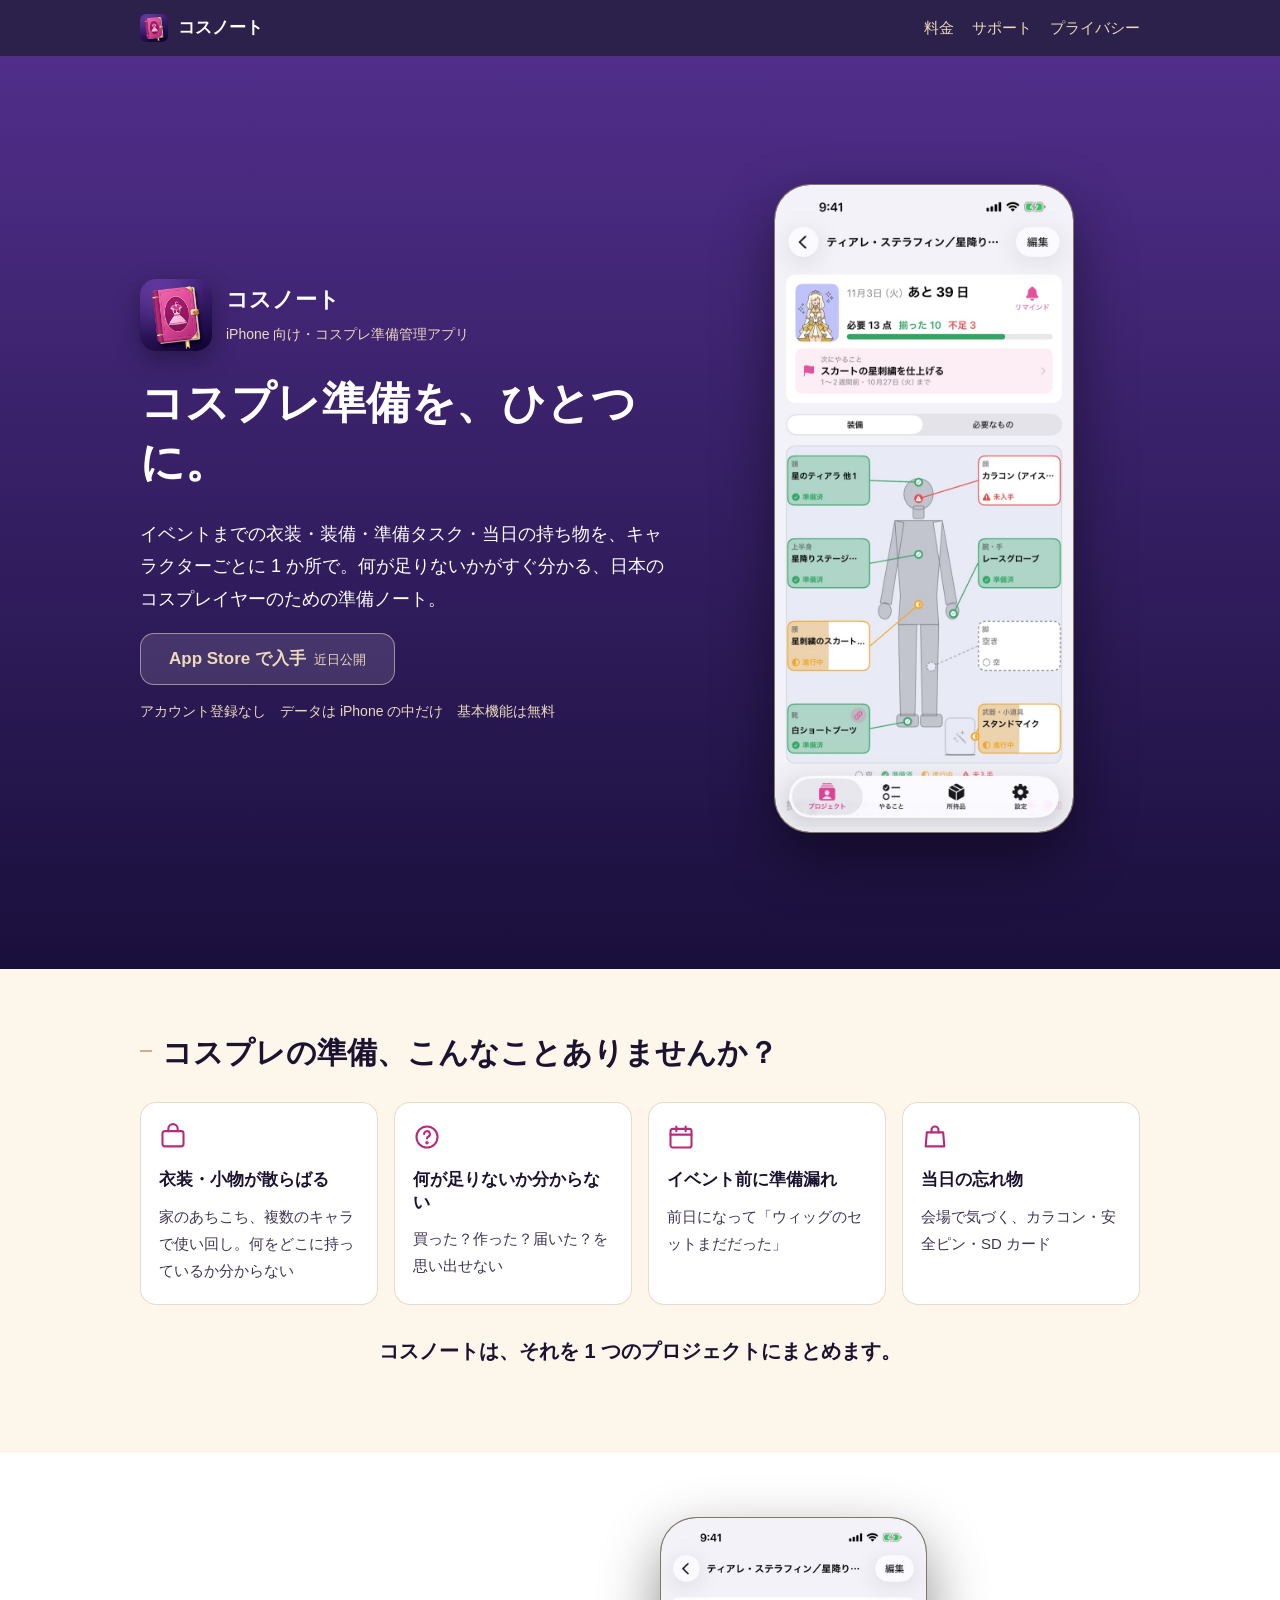
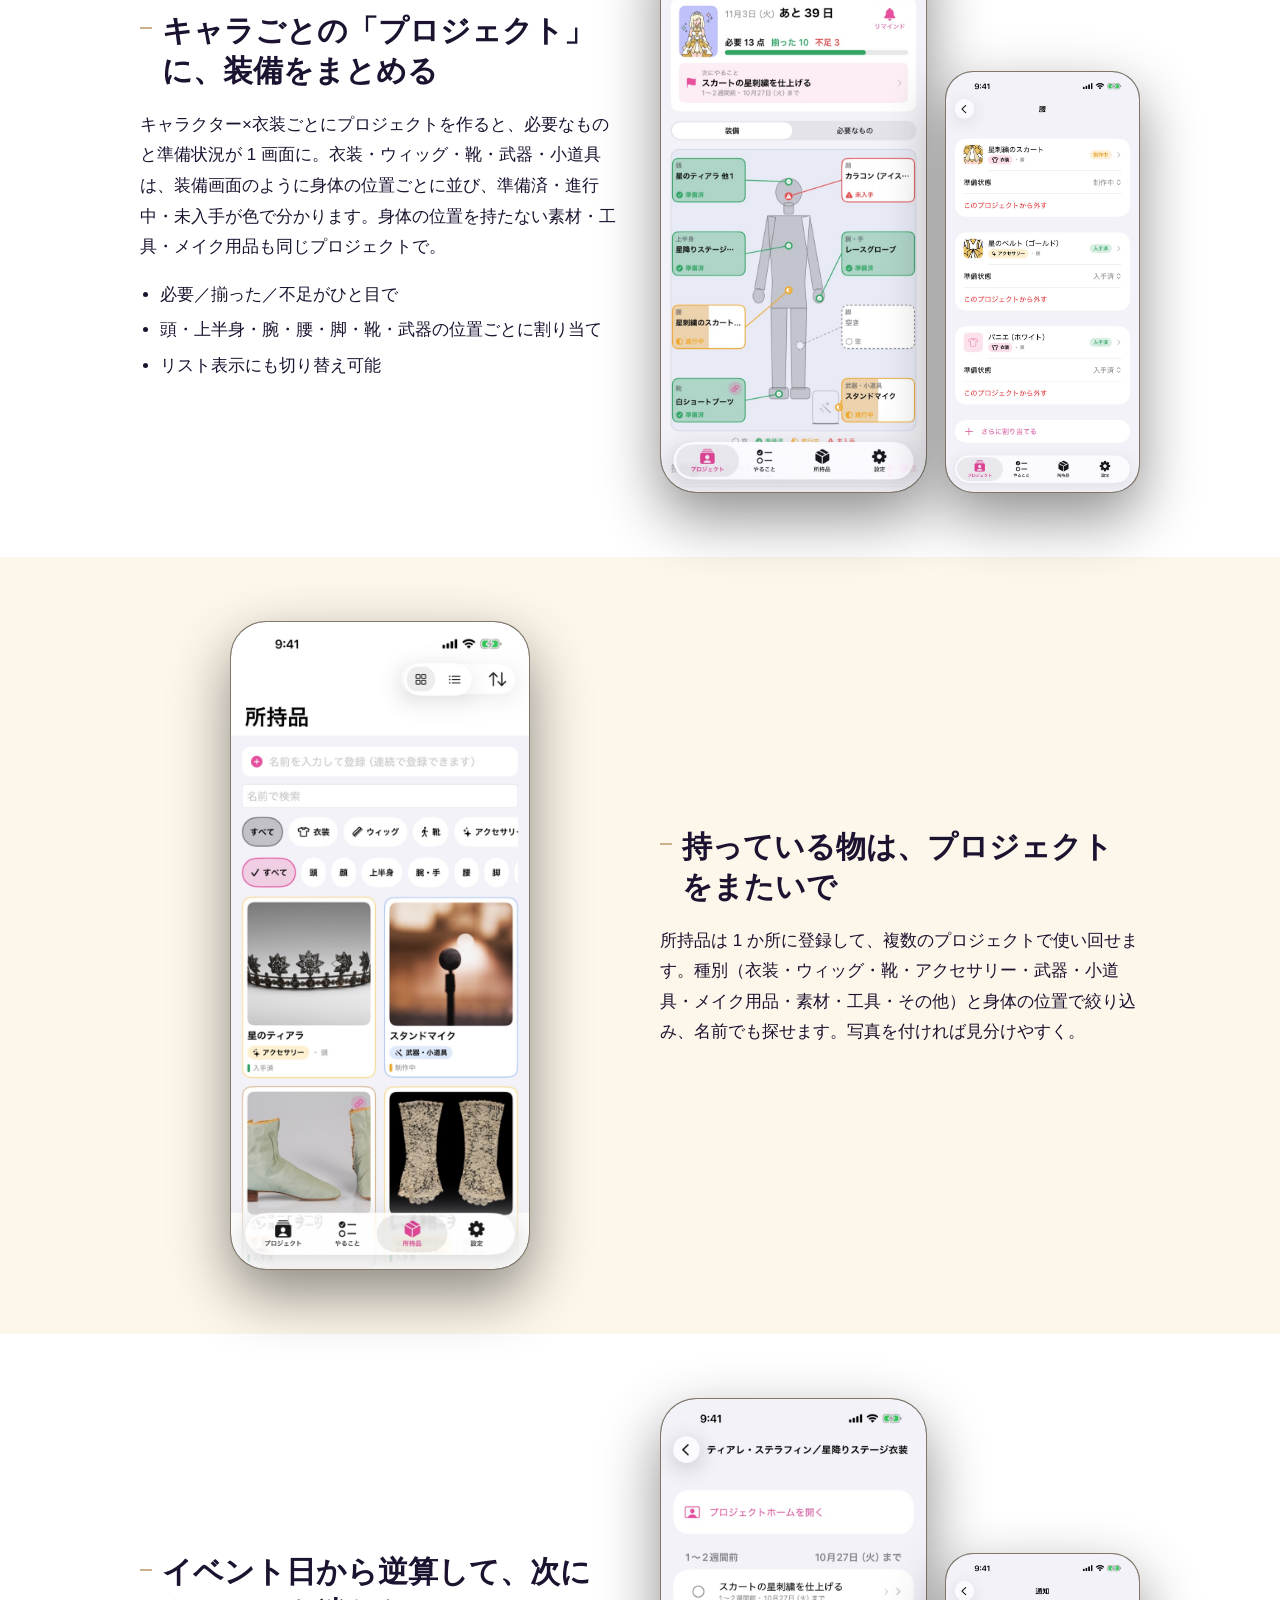
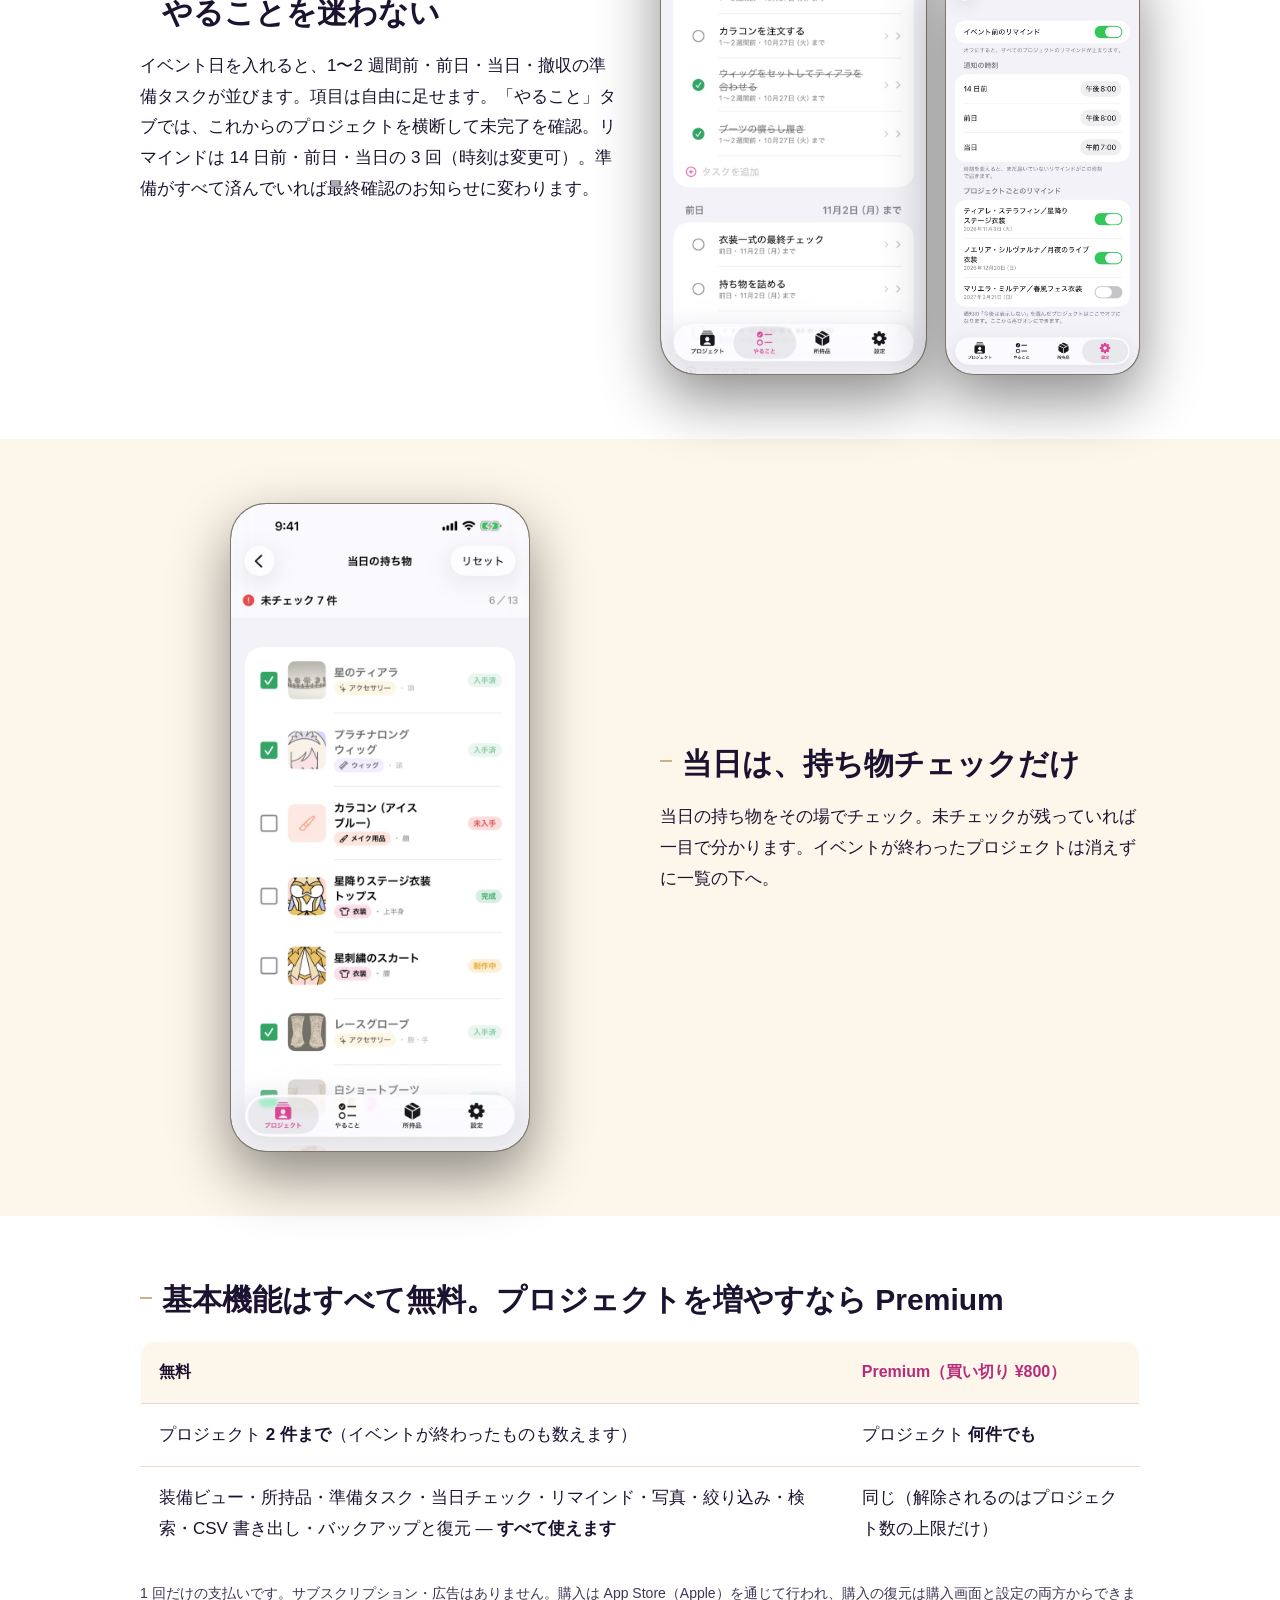
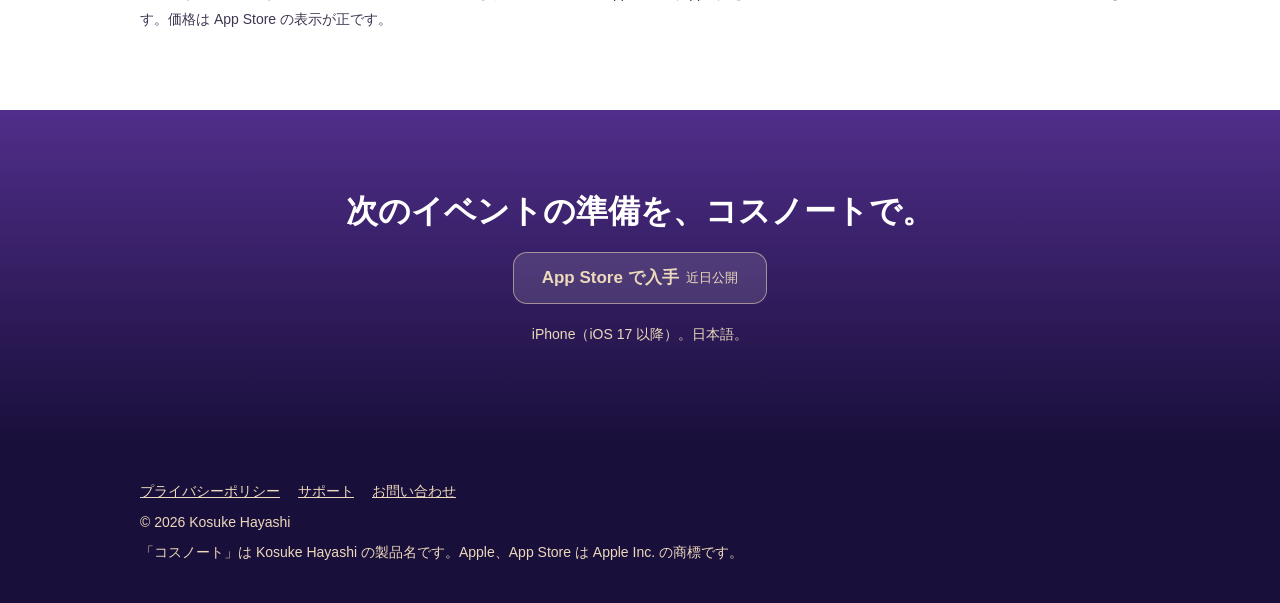
<file: index.html>
<!DOCTYPE html>
<html lang="ja">
<head>
<meta charset="utf-8">
<meta name="viewport" content="width=device-width, initial-scale=1">
<title>コスノート — コスプレ準備を、ひとつに。</title>
<meta name="description" content="イベントまでの衣装・装備・準備タスク・当日の持ち物を、キャラクターごとに1か所で。何が足りないかがすぐ分かる、日本のコスプレイヤーのための準備ノート。アカウント登録なし・データは端末内だけ。">
<meta property="og:type" content="website">
<meta property="og:title" content="コスノート — コスプレ準備を、ひとつに。">
<meta property="og:description" content="イベントまでの衣装・装備・準備タスク・当日の持ち物を、キャラクターごとに1か所で。何が足りないかがすぐ分かる、日本のコスプレイヤーのための準備ノート。アカウント登録なし・データは端末内だけ。">
<meta property="og:url" content="https://cosnote-app.github.io/cosnote/">
<meta property="og:image" content="https://cosnote-app.github.io/cosnote/assets/og-hero.jpg">
<meta name="twitter:card" content="summary_large_image">
<link rel="icon" type="image/png" sizes="192x192" href="assets/icon-192.png">
<link rel="icon" type="image/png" sizes="512x512" href="assets/icon-512.png">
<link rel="apple-touch-icon" href="assets/apple-touch-icon.png">
<link rel="stylesheet" href="assets/site.css">
</head>
<body>

<header class="top">
  <div class="wrap">
    <a class="brand" href="./"><img src="assets/icon-192.png" alt="" width="28" height="28">コスノート</a>
    <nav aria-label="サイト内"><a href="#premium">料金</a><a href="support/">サポート</a><a href="privacy/">プライバシー</a></nav>
  </div>
</header>

<main>

<!-- 2.1 Hero -->
<section class="purple hero">
  <div class="wrap">
    <div>
      <div class="eyebrow">
        <img src="assets/icon-512.png" alt="コスノートのアプリアイコン" width="72" height="72">
        <div><strong>コスノート</strong><span>iPhone 向け・コスプレ準備管理アプリ</span></div>
      </div>
      <h1>コスプレ準備を、ひとつに。</h1>
      <p class="lead">イベントまでの衣装・装備・準備タスク・当日の持ち物を、キャラクターごとに 1 か所で。何が足りないかがすぐ分かる、日本のコスプレイヤーのための準備ノート。</p>
      <!-- App Store URL 取得後: 下の span を Apple 公式バッジ <a href="https://apps.apple.com/jp/app/..."><img src="assets/app-store-badge-jp.svg" alt="App Store で入手"></a> に差し替える -->
      <span class="cta soon" aria-label="App Store で近日公開">App Store で入手<small>近日公開</small></span>
      <p class="note"><span>アカウント登録なし</span><span>データは iPhone の中だけ</span><span>基本機能は無料</span></p>
    </div>
    <div class="phone"><img src="assets/r03-home-equipment.jpg" alt="プロジェクトホーム。星降りステージ衣装の装備画面。必要・揃った・不足の数と、頭・上半身・腰・靴などの位置ごとのアイテムが並ぶ" width="720" height="1564" loading="eager"></div>
  </div>
</section>

<!-- 2.2 Problem / Value -->
<section class="cream">
  <div class="wrap rv">
    <h2 class="h2">コスプレの準備、こんなことありませんか？</h2>
    <div class="cards">
      <div class="card"><svg viewBox="0 0 24 24" aria-hidden="true"><rect x="3" y="7" width="18" height="13" rx="2"/><path d="M8 7V5a4 4 0 0 1 8 0v2"/></svg><h3>衣装・小物が散らばる</h3><p>家のあちこち、複数のキャラで使い回し。何をどこに持っているか分からない</p></div>
      <div class="card"><svg viewBox="0 0 24 24" aria-hidden="true"><circle cx="12" cy="12" r="9"/><path d="M9.5 9.5a2.5 2.5 0 1 1 3.5 2.3c-.7.3-1 .8-1 1.5"/><circle cx="12" cy="17" r=".6"/></svg><h3>何が足りないか分からない</h3><p>買った？作った？届いた？を思い出せない</p></div>
      <div class="card"><svg viewBox="0 0 24 24" aria-hidden="true"><rect x="3" y="5" width="18" height="16" rx="2"/><path d="M3 10h18M8 3v4M16 3v4"/></svg><h3>イベント前に準備漏れ</h3><p>前日になって「ウィッグのセットまだだった」</p></div>
      <div class="card"><svg viewBox="0 0 24 24" aria-hidden="true"><path d="M5 8h14l1 12H4z"/><path d="M9 8V6a3 3 0 0 1 6 0v2"/></svg><h3>当日の忘れ物</h3><p>会場で気づく、カラコン・安全ピン・SD カード</p></div>
    </div>
    <p class="close">コスノートは、それを 1 つのプロジェクトにまとめます。</p>
  </div>
</section>

<!-- 2.3 Project / Equipment -->
<section>
  <div class="wrap grid2 rv">
    <div>
      <h2 class="h2">キャラごとの「プロジェクト」に、装備をまとめる</h2>
      <p>キャラクター×衣装ごとにプロジェクトを作ると、必要なものと準備状況が 1 画面に。衣装・ウィッグ・靴・武器・小道具は、装備画面のように身体の位置ごとに並び、準備済・進行中・未入手が色で分かります。身体の位置を持たない素材・工具・メイク用品も同じプロジェクトで。</p>
      <ul class="bullets">
        <li>必要／揃った／不足がひと目で</li>
        <li>頭・上半身・腕・腰・脚・靴・武器の位置ごとに割り当て</li>
        <li>リスト表示にも切り替え可能</li>
      </ul>
    </div>
    <div class="shots">
      <div class="phone"><img src="assets/r03-home-equipment.jpg" alt="プロジェクトホームの装備画面。位置ごとのカードに準備済・進行中・未入手が色で表示される" width="720" height="1564" loading="lazy"></div>
      <div class="phone small"><img src="assets/r06-slot-detail.jpg" alt="腰の装備スロット詳細。割り当てた 3 つのアイテムと準備状態" width="720" height="1564" loading="lazy"></div>
    </div>
  </div>
</section>

<!-- 2.4 Inventory -->
<section class="cream">
  <div class="wrap grid2 rv">
    <div class="shots"><div class="phone"><img src="assets/r12-inventory-grid.jpg" alt="所持品のグリッド表示。写真付きのアイテムと、種別・身体の位置の絞り込みチップ" width="720" height="1564" loading="lazy"></div></div>
    <div>
      <h2 class="h2">持っている物は、プロジェクトをまたいで</h2>
      <p>所持品は 1 か所に登録して、複数のプロジェクトで使い回せます。種別（衣装・ウィッグ・靴・アクセサリー・武器・小道具・メイク用品・素材・工具・その他）と身体の位置で絞り込み、名前でも探せます。写真を付ければ見分けやすく。</p>
    </div>
  </div>
</section>

<!-- 2.5 Preparation -->
<section>
  <div class="wrap grid2 rv">
    <div>
      <h2 class="h2">イベント日から逆算して、次にやることを迷わない</h2>
      <p>イベント日を入れると、1〜2 週間前・前日・当日・撤収の準備タスクが並びます。項目は自由に足せます。「やること」タブでは、これからのプロジェクトを横断して未完了を確認。リマインドは 14 日前・前日・当日の 3 回（時刻は変更可）。準備がすべて済んでいれば最終確認のお知らせに変わります。</p>
    </div>
    <div class="shots">
      <div class="phone"><img src="assets/r81-todo-tasks.jpg" alt="準備タスクの一覧。イベント日から逆算した期限ごとに、未完了と完了のタスクが並ぶ" width="720" height="1564" loading="lazy"></div>
      <div class="phone small"><img src="assets/r15-notifications.jpg" alt="通知の設定。14 日前・前日・当日の通知時刻" width="720" height="1564" loading="lazy"></div>
    </div>
  </div>
</section>

<!-- 2.6 Event Day -->
<section class="cream">
  <div class="wrap grid2 rv">
    <div class="shots"><div class="phone"><img src="assets/r09-checklist.jpg" alt="当日の持ち物チェックリスト。チェック済みと未チェックの持ち物" width="720" height="1564" loading="lazy"></div></div>
    <div>
      <h2 class="h2">当日は、持ち物チェックだけ</h2>
      <p>当日の持ち物をその場でチェック。未チェックが残っていれば一目で分かります。イベントが終わったプロジェクトは消えずに一覧の下へ。</p>
    </div>
  </div>
</section>

<!-- 2.7 Premium -->
<section id="premium">
  <div class="wrap rv">
    <h2 class="h2">基本機能はすべて無料。プロジェクトを増やすなら Premium</h2>
    <table class="plan">
      <thead><tr><th scope="col">無料</th><th scope="col" class="pro">Premium（買い切り ¥800）</th></tr></thead>
      <tbody>
        <tr><td>プロジェクト <strong>2 件まで</strong>（イベントが終わったものも数えます）</td><td>プロジェクト <strong>何件でも</strong></td></tr>
        <tr><td>装備ビュー・所持品・準備タスク・当日チェック・リマインド・写真・絞り込み・検索・CSV 書き出し・バックアップと復元 — <strong>すべて使えます</strong></td><td>同じ（解除されるのはプロジェクト数の上限だけ）</td></tr>
      </tbody>
    </table>
    <p class="small">1 回だけの支払いです。サブスクリプション・広告はありません。購入は App Store（Apple）を通じて行われ、購入の復元は購入画面と設定の両方からできます。価格は App Store の表示が正です。</p>
  </div>
</section>

<!-- 2.8 Final CTA -->
<section class="purple final">
  <div class="wrap rv">
    <h2>次のイベントの準備を、コスノートで。</h2>
    <!-- App Store URL 取得後: hero と同じバッジに差し替える -->
    <span class="cta soon" aria-label="App Store で近日公開">App Store で入手<small>近日公開</small></span>
    <p class="note">iPhone（iOS 17 以降）。日本語。</p>
  </div>
</section>

</main>

<!-- 2.9 Footer -->
<footer>
  <div class="wrap">
    <p class="links"><a href="privacy/">プライバシーポリシー</a><a href="support/">サポート</a><a href="mailto:kna073075@gmail.com">お問い合わせ</a></p>
    <p>© 2026 Kosuke Hayashi</p>
    <p>「コスノート」は Kosuke Hayashi の製品名です。Apple、App Store は Apple Inc. の商標です。</p>
  </div>
</footer>

<script src="assets/site.js"></script>
</body>
</html>
</file>
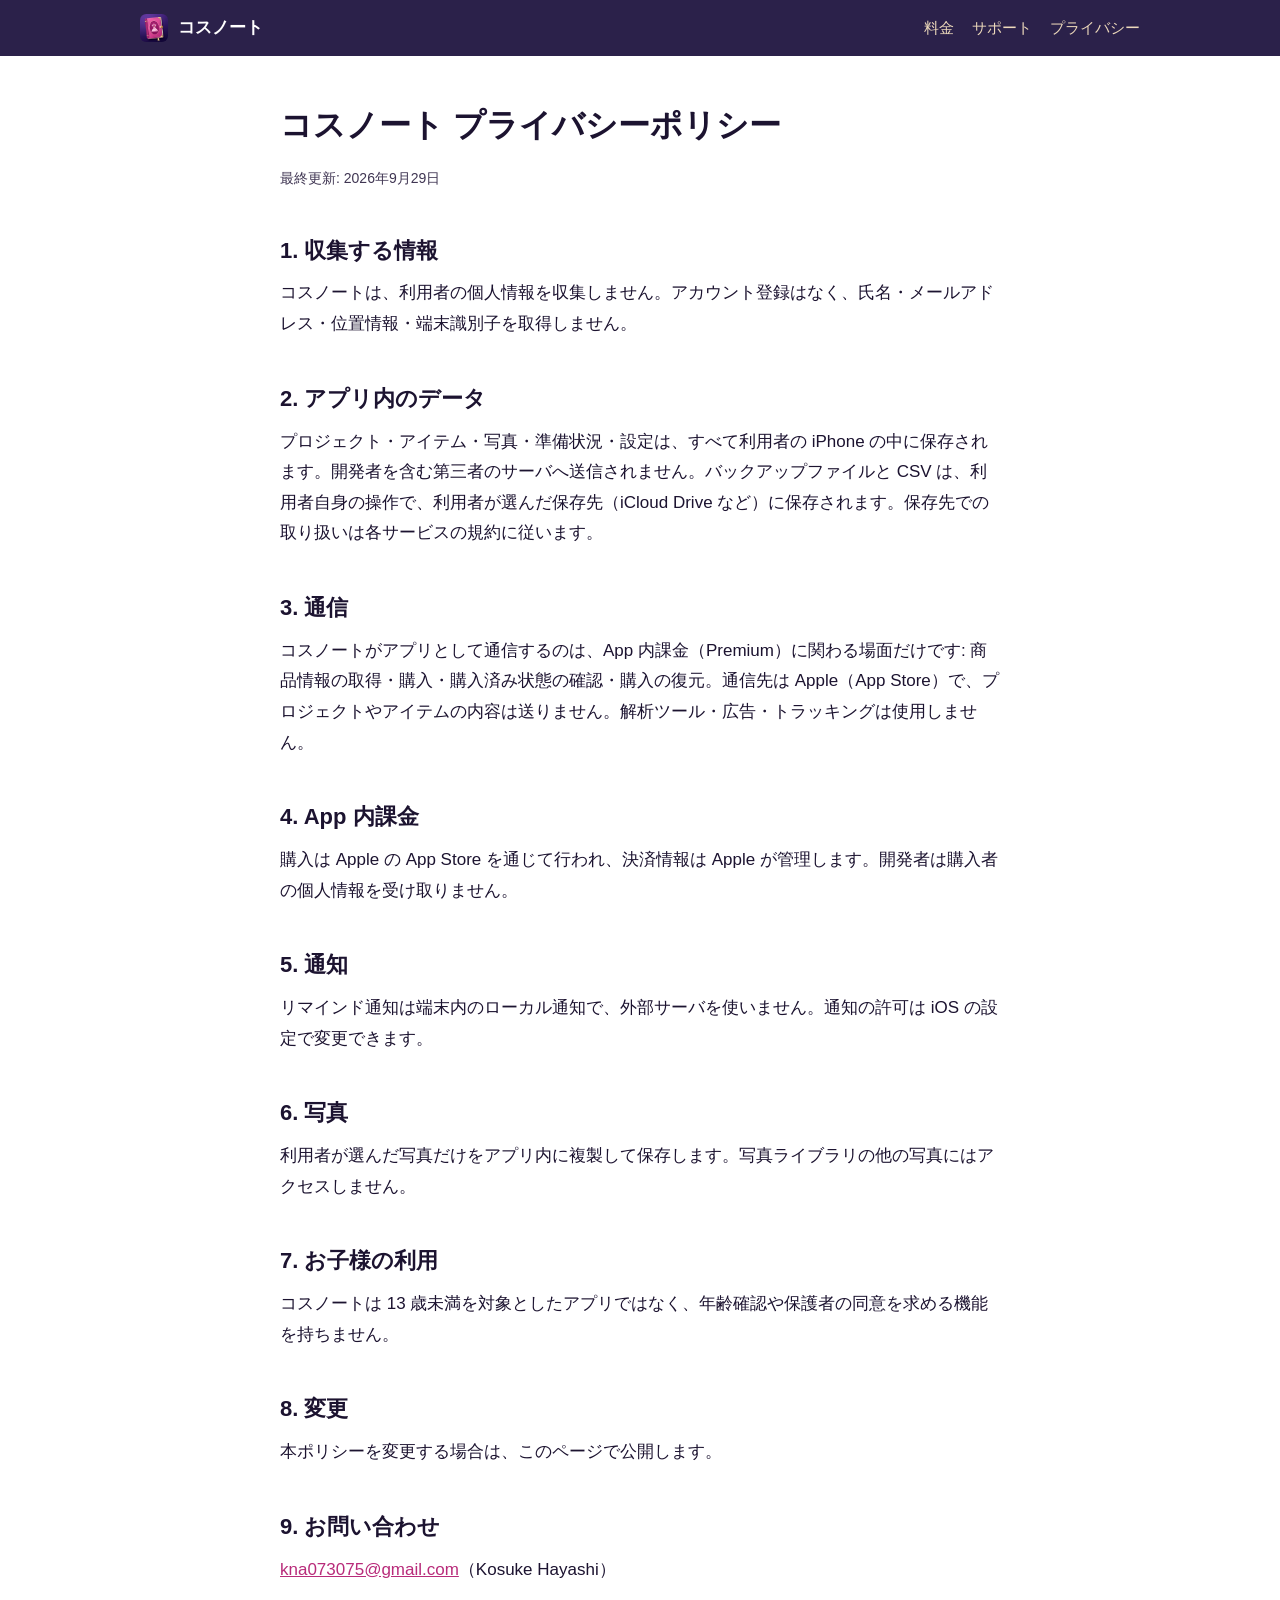
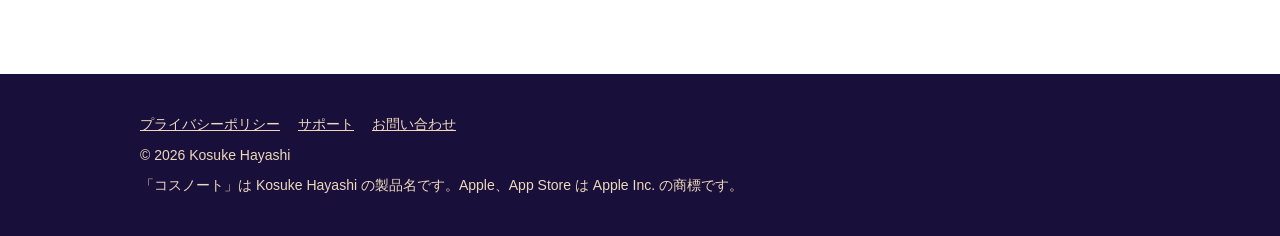
<file: privacy/index.html>
<!DOCTYPE html>
<html lang="ja">
<head>
<meta charset="utf-8">
<meta name="viewport" content="width=device-width, initial-scale=1">
<title>プライバシーポリシー — コスノート</title>
<meta name="description" content="コスノートのプライバシーポリシー。個人情報を収集せず、データは iPhone の中だけに保存されます。">
<meta name="robots" content="index,follow">
<link rel="icon" type="image/png" sizes="192x192" href="../assets/icon-192.png">
<link rel="apple-touch-icon" href="../assets/apple-touch-icon.png">
<link rel="stylesheet" href="../assets/site.css">
</head>
<body>

<header class="top">
  <div class="wrap">
    <a class="brand" href="../"><img src="../assets/icon-192.png" alt="" width="28" height="28">コスノート</a>
    <nav aria-label="サイト内"><a href="../#premium">料金</a><a href="../support/">サポート</a><a href="./" aria-current="page">プライバシー</a></nav>
  </div>
</header>

<main class="doc">
  <h1>コスノート プライバシーポリシー</h1>
  <p class="updated">最終更新: 2026年9月29日</p>

  <h2>1. 収集する情報</h2>
  <p>コスノートは、利用者の個人情報を収集しません。アカウント登録はなく、氏名・メールアドレス・位置情報・端末識別子を取得しません。</p>

  <h2>2. アプリ内のデータ</h2>
  <p>プロジェクト・アイテム・写真・準備状況・設定は、すべて利用者の iPhone の中に保存されます。開発者を含む第三者のサーバへ送信されません。バックアップファイルと CSV は、利用者自身の操作で、利用者が選んだ保存先（iCloud Drive など）に保存されます。保存先での取り扱いは各サービスの規約に従います。</p>

  <h2>3. 通信</h2>
  <p>コスノートがアプリとして通信するのは、App 内課金（Premium）に関わる場面だけです: 商品情報の取得・購入・購入済み状態の確認・購入の復元。通信先は Apple（App Store）で、プロジェクトやアイテムの内容は送りません。解析ツール・広告・トラッキングは使用しません。</p>

  <h2>4. App 内課金</h2>
  <p>購入は Apple の App Store を通じて行われ、決済情報は Apple が管理します。開発者は購入者の個人情報を受け取りません。</p>

  <h2>5. 通知</h2>
  <p>リマインド通知は端末内のローカル通知で、外部サーバを使いません。通知の許可は iOS の設定で変更できます。</p>

  <h2>6. 写真</h2>
  <p>利用者が選んだ写真だけをアプリ内に複製して保存します。写真ライブラリの他の写真にはアクセスしません。</p>

  <h2>7. お子様の利用</h2>
  <p>コスノートは 13 歳未満を対象としたアプリではなく、年齢確認や保護者の同意を求める機能を持ちません。</p>

  <h2>8. 変更</h2>
  <p>本ポリシーを変更する場合は、このページで公開します。</p>

  <h2>9. お問い合わせ</h2>
  <p><a href="mailto:kna073075@gmail.com">kna073075@gmail.com</a>（Kosuke Hayashi）</p>
</main>

<footer>
  <div class="wrap">
    <p class="links"><a href="./">プライバシーポリシー</a><a href="../support/">サポート</a><a href="mailto:kna073075@gmail.com">お問い合わせ</a></p>
    <p>© 2026 Kosuke Hayashi</p>
    <p>「コスノート」は Kosuke Hayashi の製品名です。Apple、App Store は Apple Inc. の商標です。</p>
  </div>
</footer>
</body>
</html>
</file>
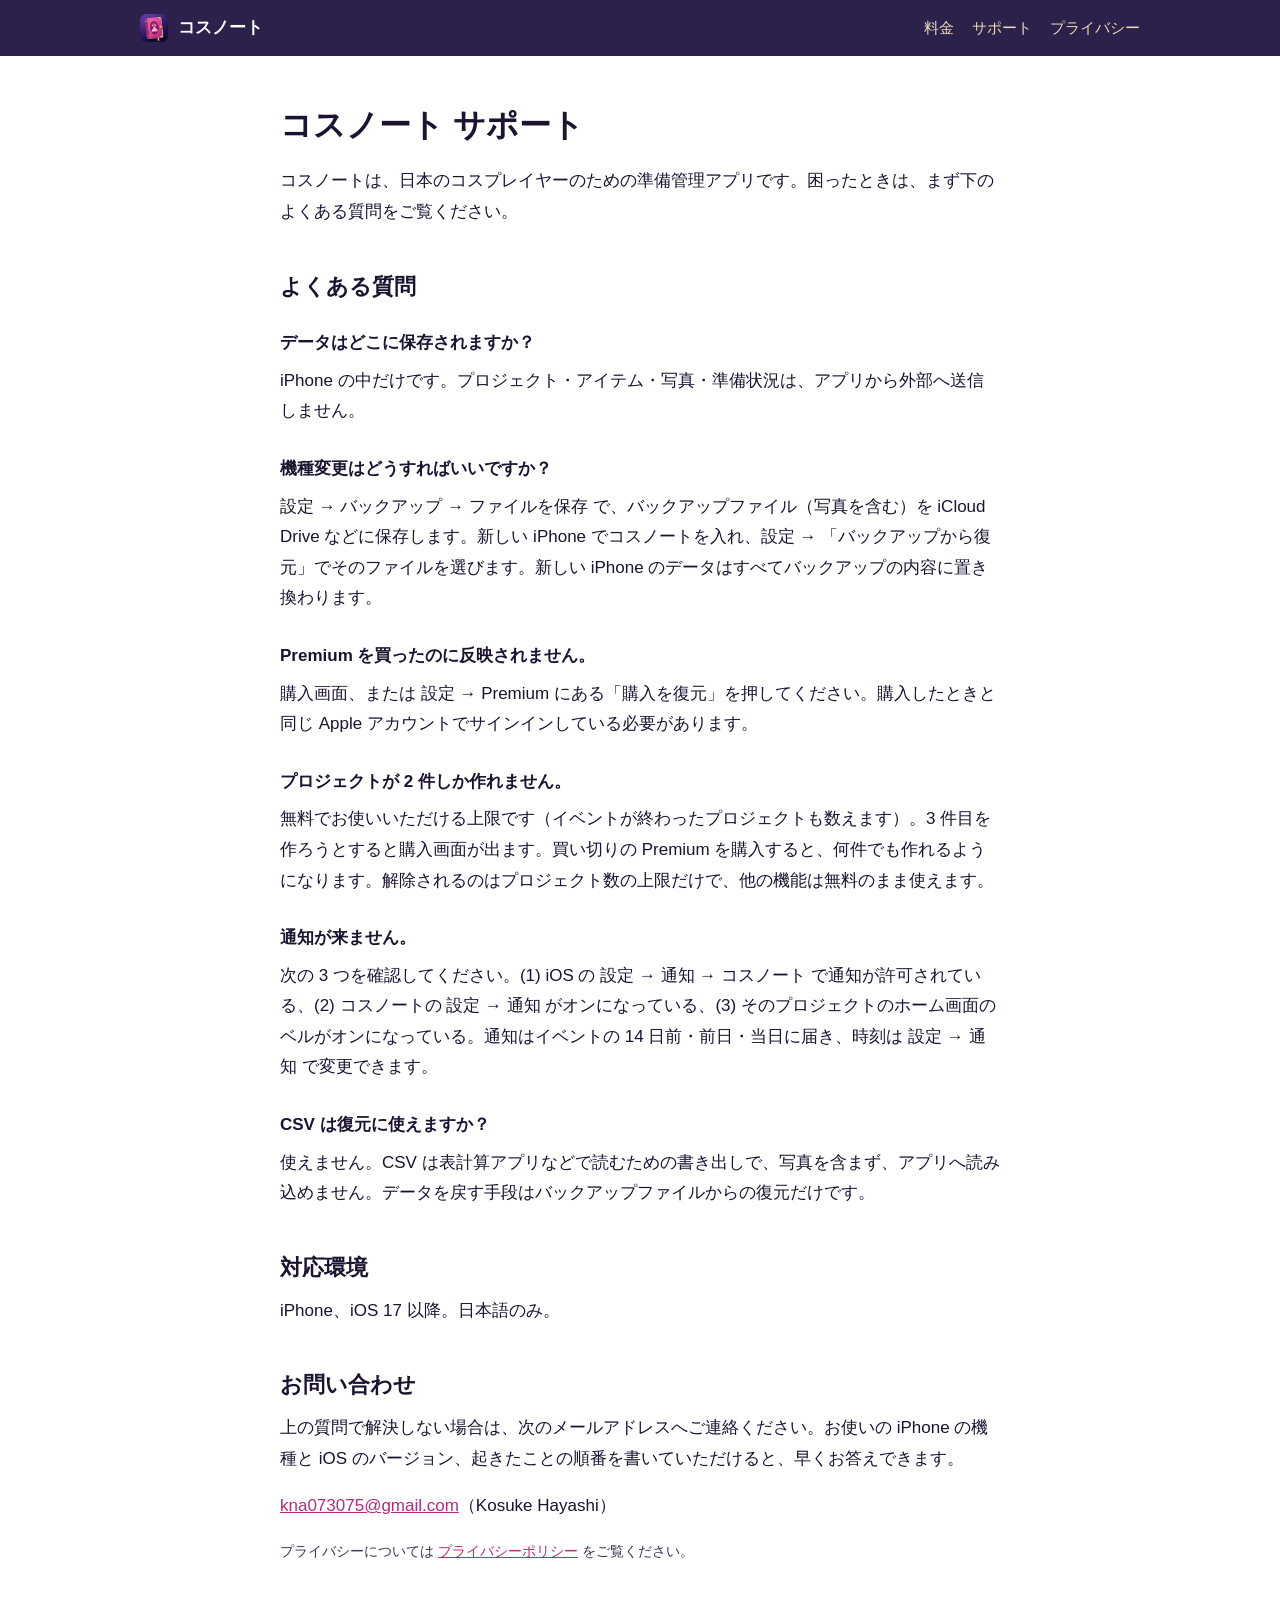
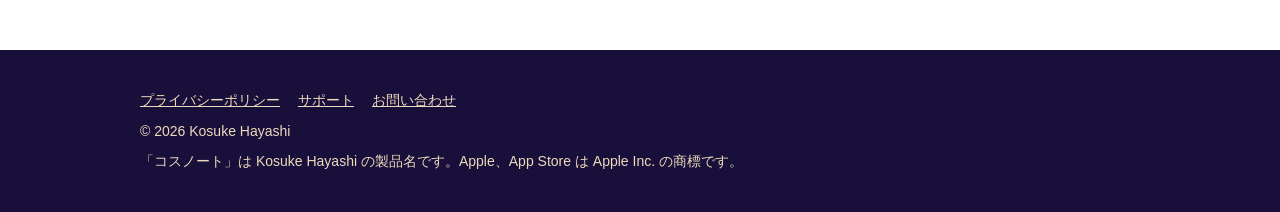
<file: support/index.html>
<!DOCTYPE html>
<html lang="ja">
<head>
<meta charset="utf-8">
<meta name="viewport" content="width=device-width, initial-scale=1">
<title>サポート — コスノート</title>
<meta name="description" content="コスノートのサポート。よくある質問、対応環境、お問い合わせ先。">
<link rel="icon" type="image/png" sizes="192x192" href="../assets/icon-192.png">
<link rel="apple-touch-icon" href="../assets/apple-touch-icon.png">
<link rel="stylesheet" href="../assets/site.css">
</head>
<body>

<header class="top">
  <div class="wrap">
    <a class="brand" href="../"><img src="../assets/icon-192.png" alt="" width="28" height="28">コスノート</a>
    <nav aria-label="サイト内"><a href="../#premium">料金</a><a href="./" aria-current="page">サポート</a><a href="../privacy/">プライバシー</a></nav>
  </div>
</header>

<main class="doc">
  <h1>コスノート サポート</h1>
  <p>コスノートは、日本のコスプレイヤーのための準備管理アプリです。困ったときは、まず下のよくある質問をご覧ください。</p>

  <h2>よくある質問</h2>
  <dl class="faq">
    <dt>データはどこに保存されますか？</dt>
    <dd>iPhone の中だけです。プロジェクト・アイテム・写真・準備状況は、アプリから外部へ送信しません。</dd>

    <dt>機種変更はどうすればいいですか？</dt>
    <dd>設定 → バックアップ → ファイルを保存 で、バックアップファイル（写真を含む）を iCloud Drive などに保存します。新しい iPhone でコスノートを入れ、設定 → 「バックアップから復元」でそのファイルを選びます。新しい iPhone のデータはすべてバックアップの内容に置き換わります。</dd>

    <dt>Premium を買ったのに反映されません。</dt>
    <dd>購入画面、または 設定 → Premium にある「購入を復元」を押してください。購入したときと同じ Apple アカウントでサインインしている必要があります。</dd>

    <dt>プロジェクトが 2 件しか作れません。</dt>
    <dd>無料でお使いいただける上限です（イベントが終わったプロジェクトも数えます）。3 件目を作ろうとすると購入画面が出ます。買い切りの Premium を購入すると、何件でも作れるようになります。解除されるのはプロジェクト数の上限だけで、他の機能は無料のまま使えます。</dd>

    <dt>通知が来ません。</dt>
    <dd>次の 3 つを確認してください。(1) iOS の 設定 → 通知 → コスノート で通知が許可されている、(2) コスノートの 設定 → 通知 がオンになっている、(3) そのプロジェクトのホーム画面のベルがオンになっている。通知はイベントの 14 日前・前日・当日に届き、時刻は 設定 → 通知 で変更できます。</dd>

    <dt>CSV は復元に使えますか？</dt>
    <dd>使えません。CSV は表計算アプリなどで読むための書き出しで、写真を含まず、アプリへ読み込めません。データを戻す手段はバックアップファイルからの復元だけです。</dd>
  </dl>

  <h2>対応環境</h2>
  <p>iPhone、iOS 17 以降。日本語のみ。</p>

  <h2>お問い合わせ</h2>
  <p>上の質問で解決しない場合は、次のメールアドレスへご連絡ください。お使いの iPhone の機種と iOS のバージョン、起きたことの順番を書いていただけると、早くお答えできます。</p>
  <p><a href="mailto:kna073075@gmail.com">kna073075@gmail.com</a>（Kosuke Hayashi）</p>
  <p class="small">プライバシーについては <a href="../privacy/">プライバシーポリシー</a> をご覧ください。</p>
</main>

<footer>
  <div class="wrap">
    <p class="links"><a href="../privacy/">プライバシーポリシー</a><a href="./">サポート</a><a href="mailto:kna073075@gmail.com">お問い合わせ</a></p>
    <p>© 2026 Kosuke Hayashi</p>
    <p>「コスノート」は Kosuke Hayashi の製品名です。Apple、App Store は Apple Inc. の商標です。</p>
  </div>
</footer>
</body>
</html>
</file>
<file: assets/site.css>
/* コスノート 公式サイト — launch-visual-system.md の palette。Web フォントは使わない */
:root{
  --purple-top:#502E8A; --purple-bottom:#190F3B;
  --pink:#EE54A3; --pink-deep:#B82B7A;
  --champagne:#EDD9BB; --champagne-deep:#CCB08B;
  --cream:#FDF6EA; --ink:#1C1330; --white:#FFFFFF;
  --max:1040px;
}
*{box-sizing:border-box}
html{-webkit-text-size-adjust:100%}
body{margin:0;font-family:"Hiragino Sans","Hiragino Kaku Gothic ProN","Noto Sans JP",sans-serif;color:var(--ink);background:var(--white);font-size:17px;line-height:1.8;overflow-x:hidden}
img{max-width:100%;height:auto;display:block}
a{color:var(--pink-deep)}
h1,h2,h3{line-height:1.35;margin:0 0 .6em;font-feature-settings:"palt"}
p{margin:0 0 1em}
.wrap{max-width:var(--max);margin:0 auto;padding:0 20px}

/* header */
.top{position:sticky;top:0;z-index:10;background:rgba(25,15,59,.92);backdrop-filter:saturate(1.2) blur(8px);color:var(--white)}
.top .wrap{display:flex;align-items:center;justify-content:space-between;height:56px}
.brand{display:flex;align-items:center;gap:10px;color:var(--white);text-decoration:none;font-weight:700}
.brand img{width:28px;height:28px;border-radius:22%}
.top nav a{color:var(--champagne);text-decoration:none;margin-left:18px;font-size:15px}
.top nav a:hover{color:var(--white)}

/* hero / final CTA (purple) */
.purple{background:linear-gradient(180deg,var(--purple-top) 0%,var(--purple-bottom) 100%);color:var(--white)}
.hero .wrap{display:grid;grid-template-columns:1.1fr .9fr;gap:40px;align-items:center;padding:64px 20px 72px}
.hero .eyebrow{display:flex;align-items:center;gap:14px;margin-bottom:22px}
.hero .eyebrow img{width:72px;height:72px;border-radius:22%;box-shadow:0 8px 24px rgba(0,0,0,.35)}
.hero .eyebrow strong{font-size:22px;display:block}
.hero .eyebrow span{font-size:14px;color:var(--champagne)}
.hero h1{font-size:44px;letter-spacing:.01em}
.hero .lead{font-size:18px;max-width:34em}
.hero .note{font-size:14px;color:var(--champagne);margin-top:14px}
.hero .note span{display:inline-block;margin-right:1em}
.cta{display:inline-flex;align-items:center;justify-content:center;min-height:52px;padding:0 28px;border-radius:14px;background:var(--pink);color:var(--white);font-weight:700;font-size:17px;text-decoration:none;box-shadow:0 6px 18px rgba(184,43,122,.45)}
.cta.soon{background:rgba(255,255,255,.12);border:1px solid rgba(237,217,187,.55);color:var(--champagne);box-shadow:none;cursor:default}
.cta.soon small{font-weight:400;margin-left:.6em;font-size:13px}
.phone{margin:0 auto;width:min(300px,80%);border-radius:36px;border:1px solid rgba(237,217,187,.55);box-shadow:0 24px 60px rgba(0,0,0,.45);overflow:hidden;background:#000}
.phone.small{width:min(220px,60%);border-radius:28px}

/* sections */
section{padding:64px 0}
section.cream{background:var(--cream)}
.h2{font-size:30px;position:relative;padding-left:22px}
.h2::before{content:"";position:absolute;left:0;top:.55em;width:12px;height:2px;background:var(--champagne-deep)}
.grid2{display:grid;grid-template-columns:1fr 1fr;gap:40px;align-items:center}
.grid2 .shots{display:flex;gap:18px;justify-content:center;align-items:flex-end}
.grid2 .shots .phone{margin:0}
.bullets{padding-left:1.2em}
.bullets li{margin:.3em 0}
.cards{display:grid;grid-template-columns:repeat(4,1fr);gap:16px;margin:28px 0}
.card{background:var(--white);border:1px solid rgba(204,176,139,.45);border-radius:16px;padding:20px 18px}
.card svg{width:28px;height:28px;stroke:var(--pink-deep);fill:none;stroke-width:1.8;stroke-linecap:round;stroke-linejoin:round;margin-bottom:8px}
.card h3{font-size:17px}
.card p{font-size:15px;margin:0;color:#3f3552}
.close{font-weight:700;font-size:20px;text-align:center;margin-top:8px}
table.plan{width:100%;border-collapse:collapse;margin:20px 0;background:var(--white);border:1px solid rgba(204,176,139,.45);border-radius:16px;overflow:hidden}
table.plan th,table.plan td{padding:16px 18px;vertical-align:top;border-bottom:1px solid rgba(204,176,139,.45);text-align:left}
table.plan th{background:var(--cream);font-size:16px}
table.plan th.pro{color:var(--pink-deep)}
table.plan tr:last-child td{border-bottom:0}
.small{font-size:14px;color:#3f3552}
.final{text-align:center;padding:80px 0}
.final h2{font-size:32px}
.final .note{font-size:14px;color:var(--champagne);margin-top:18px}

/* footer */
footer{background:var(--purple-bottom);color:var(--champagne);padding:32px 0;font-size:14px}
footer a{color:var(--champagne)}
footer .links a{margin-right:18px}
footer p{margin:.4em 0}

/* sub pages */
.doc{max-width:760px;margin:0 auto;padding:48px 20px 72px}
.doc h1{font-size:32px}
.doc h2{font-size:22px;margin-top:2em}
.doc .updated{font-size:14px;color:#3f3552}
.faq dt{font-weight:700;margin-top:1.6em}
.faq dd{margin:.4em 0 0}
.doc ol{padding-left:1.4em}

/* reveal */
html.js .rv{opacity:0;transform:translateY(14px);transition:opacity .6s ease,transform .6s ease}
html.js .rv.in{opacity:1;transform:none}
@media (prefers-reduced-motion:reduce){.rv{opacity:1;transform:none;transition:none}}

@media (max-width:820px){
  .hero .wrap{grid-template-columns:1fr;padding:44px 20px 56px}
  .hero h1{font-size:34px}
  .grid2{grid-template-columns:1fr}
  .cards{grid-template-columns:1fr 1fr}
  .h2{font-size:26px}
  section{padding:48px 0}
}
@media (max-width:480px){
  .cards{grid-template-columns:1fr}
  .top nav a{margin-left:12px;font-size:14px}
}
</file>
